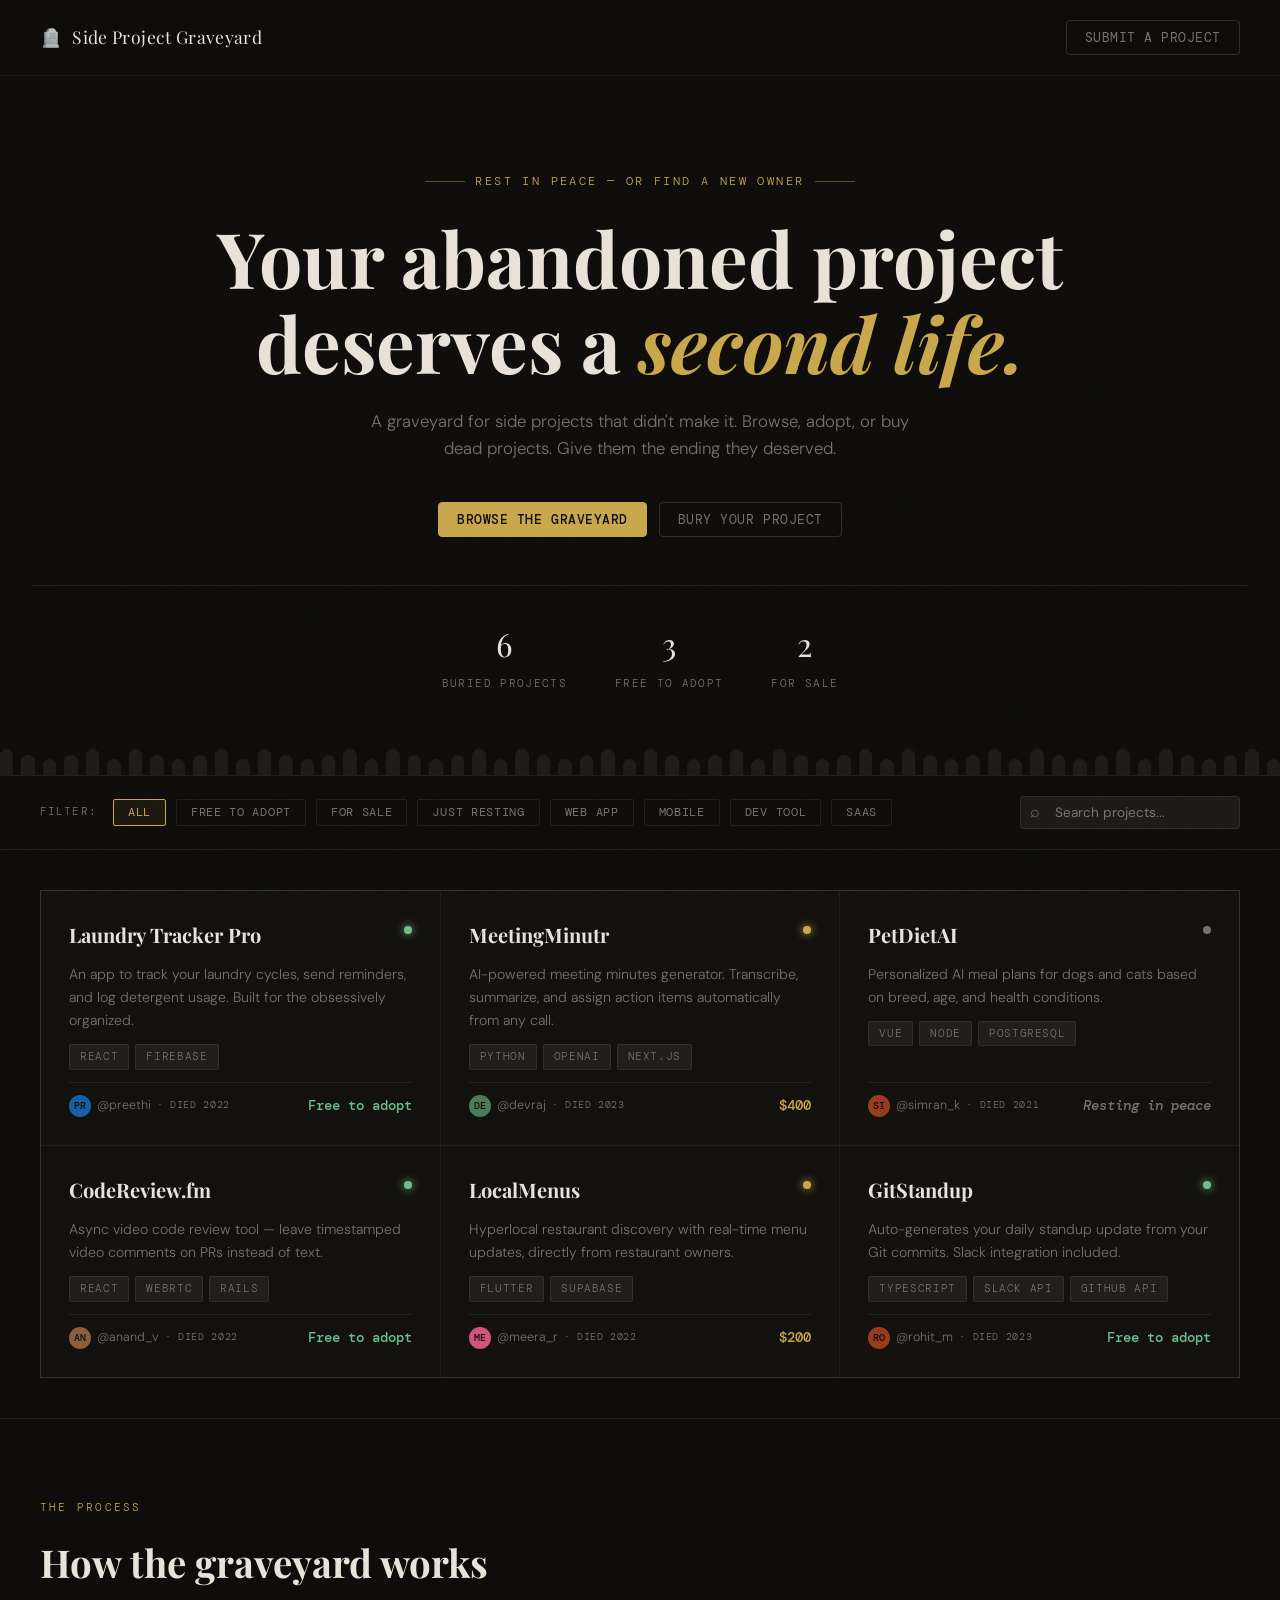
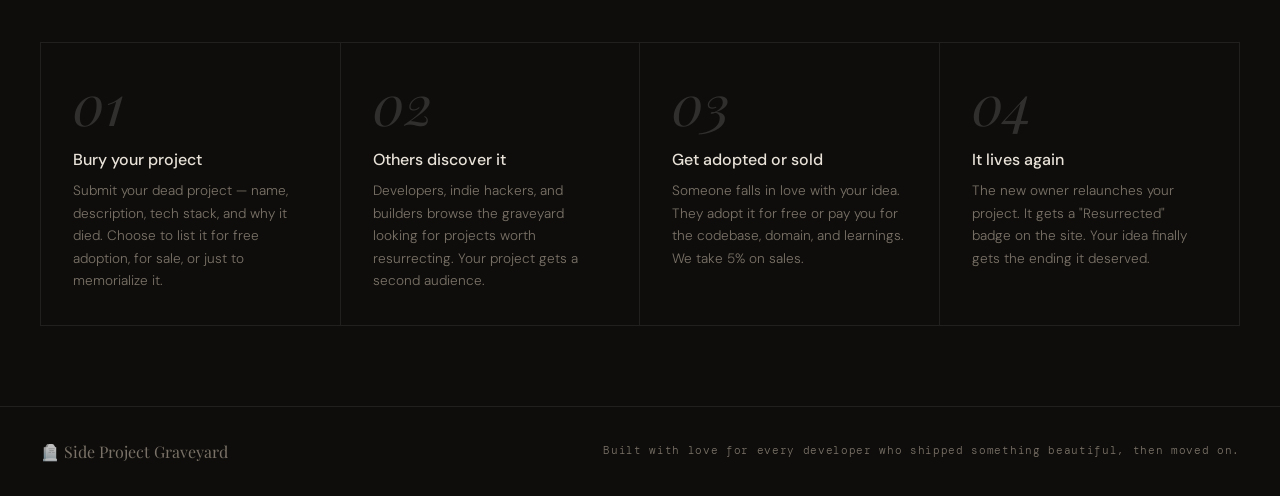
<file: index.html>
<!DOCTYPE html>
<html lang="en">
<head>
<meta charset="UTF-8">
<meta name="viewport" content="width=device-width, initial-scale=1.0">
<title>Side Project Graveyard — Give Your Dead Projects a Second Life</title>
<link rel="preconnect" href="https://fonts.googleapis.com">
<link href="https://fonts.googleapis.com/css2?family=Playfair+Display:ital,wght@0,400;0,700;1,400&family=DM+Mono:wght@400;500&family=DM+Sans:wght@300;400;500&display=swap" rel="stylesheet">
<style>
  *, *::before, *::after { box-sizing: border-box; margin: 0; padding: 0; }
 
  :root {
    --bg: #0e0d0b;
    --bg2: #161410;
    --bg3: #1e1b17;
    --border: rgba(255,255,255,0.08);
    --border2: rgba(255,255,255,0.14);
    --text: #e8e2d9;
    --muted: #7a7268;
    --accent: #c9a84c;
    --accent2: #8b5e3c;
    --green: #4a7c59;
    --green-light: #6dbe8c;
    --red: #8c3a3a;
    --red-light: #e07a7a;
    --card-bg: #13110e;
    --tag-bg: rgba(255,255,255,0.06);
  }
 
  html { scroll-behavior: smooth; }
 
  body {
    background: var(--bg);
    color: var(--text);
    font-family: 'DM Sans', sans-serif;
    font-weight: 300;
    line-height: 1.6;
    min-height: 100vh;
    overflow-x: hidden;
  }
 
  body::before {
    content: '';
    position: fixed;
    inset: 0;
    background-image: url("data:image/svg+xml,%3Csvg viewBox='0 0 256 256' xmlns='http://www.w3.org/2000/svg'%3E%3Cfilter id='noise'%3E%3CfeTurbulence type='fractalNoise' baseFrequency='0.9' numOctaves='4' stitchTiles='stitch'/%3E%3C/filter%3E%3Crect width='100%25' height='100%25' filter='url(%23noise)' opacity='0.04'/%3E%3C/svg%3E");
    pointer-events: none;
    z-index: 1000;
    opacity: 0.4;
  }
 
  nav {
    display: flex;
    justify-content: space-between;
    align-items: center;
    padding: 1.25rem 2.5rem;
    border-bottom: 1px solid var(--border);
    position: sticky;
    top: 0;
    background: rgba(14,13,11,0.92);
    backdrop-filter: blur(12px);
    z-index: 100;
  }
 
  .logo {
    font-family: 'Playfair Display', serif;
    font-size: 1.1rem;
    letter-spacing: 0.02em;
    display: flex;
    align-items: center;
    gap: 10px;
    color: var(--text);
    text-decoration: none;
  }
 
  .nav-actions { display: flex; gap: 12px; align-items: center; }
 
  .btn {
    padding: 8px 18px;
    border-radius: 4px;
    font-size: 0.82rem;
    font-family: 'DM Mono', monospace;
    cursor: pointer;
    transition: all 0.2s;
    letter-spacing: 0.04em;
    text-transform: uppercase;
  }
 
  .btn-ghost { background: transparent; border: 1px solid var(--border2); color: var(--muted); }
  .btn-ghost:hover { border-color: var(--accent); color: var(--accent); }
  .btn-primary { background: var(--accent); border: 1px solid var(--accent); color: #0e0d0b; font-weight: 500; }
  .btn-primary:hover { background: #e0bc6a; }
 
  .hero {
    text-align: center;
    padding: 6rem 2rem 5rem;
    position: relative;
    border-bottom: 1px solid var(--border);
  }
 
  .hero-eyebrow {
    font-family: 'DM Mono', monospace;
    font-size: 0.75rem;
    letter-spacing: 0.2em;
    text-transform: uppercase;
    color: var(--accent);
    margin-bottom: 1.5rem;
    display: flex;
    align-items: center;
    justify-content: center;
    gap: 10px;
  }
  .hero-eyebrow::before, .hero-eyebrow::after { content: ''; width: 40px; height: 1px; background: var(--accent); opacity: 0.4; }
 
  h1 { font-family: 'Playfair Display', serif; font-size: clamp(2.8rem, 6vw, 5.5rem); font-weight: 700; line-height: 1.1; margin-bottom: 1.5rem; color: var(--text); }
  h1 em { font-style: italic; color: var(--accent); }
 
  .hero-sub { font-size: 1.05rem; color: var(--muted); max-width: 540px; margin: 0 auto 2.5rem; font-weight: 300; }
 
  .hero-stats { display: flex; justify-content: center; gap: 3rem; margin-top: 3rem; padding-top: 2rem; border-top: 1px solid var(--border); }
  .stat-item { text-align: center; }
  .stat-num { font-family: 'Playfair Display', serif; font-size: 2rem; color: var(--text); display: block; }
  .stat-label { font-family: 'DM Mono', monospace; font-size: 0.7rem; text-transform: uppercase; letter-spacing: 0.12em; color: var(--muted); }
 
  .tombstones-bg { position: absolute; bottom: 0; left: 0; right: 0; height: 80px; display: flex; align-items: flex-end; justify-content: center; gap: 8px; pointer-events: none; opacity: 0.07; }
  .mini-tomb { width: 14px; height: 20px; background: var(--text); border-radius: 8px 8px 0 0; }
  .mini-tomb:nth-child(odd) { height: 26px; }
  .mini-tomb:nth-child(3n) { height: 16px; }
 
  .filters-bar { display: flex; gap: 10px; align-items: center; padding: 1.25rem 2.5rem; border-bottom: 1px solid var(--border); overflow-x: auto; flex-wrap: wrap; }
  .filter-label { font-family: 'DM Mono', monospace; font-size: 0.7rem; text-transform: uppercase; letter-spacing: 0.1em; color: var(--muted); margin-right: 6px; white-space: nowrap; }
  .chip { padding: 5px 14px; border-radius: 2px; font-family: 'DM Mono', monospace; font-size: 0.72rem; letter-spacing: 0.06em; border: 1px solid var(--border); background: transparent; color: var(--muted); cursor: pointer; transition: all 0.15s; white-space: nowrap; text-transform: uppercase; }
  .chip:hover, .chip.active { border-color: var(--accent); color: var(--accent); background: rgba(201,168,76,0.07); }
 
  .search-wrap { margin-left: auto; position: relative; }
  .search-wrap input { background: var(--bg3); border: 1px solid var(--border); border-radius: 4px; padding: 7px 14px 7px 34px; color: var(--text); font-family: 'DM Sans', sans-serif; font-size: 0.85rem; width: 220px; outline: none; transition: border-color 0.2s; }
  .search-wrap input:focus { border-color: var(--accent); }
  .search-wrap::before { content: '⌕'; position: absolute; left: 10px; top: 50%; transform: translateY(-50%); color: var(--muted); font-size: 1rem; pointer-events: none; }
 
  .main { padding: 2.5rem; max-width: 1300px; margin: 0 auto; }
 
  .loading-state { text-align: center; padding: 4rem; font-family: 'DM Mono', monospace; font-size: 0.8rem; color: var(--muted); letter-spacing: 0.1em; }
 
  .projects-grid { display: grid; grid-template-columns: repeat(auto-fill, minmax(320px, 1fr)); gap: 1px; border: 1px solid var(--border); background: var(--border); }
 
  .project-card { background: var(--card-bg); padding: 1.75rem; transition: background 0.2s; position: relative; display: flex; flex-direction: column; gap: 12px; cursor: pointer; }
  .project-card:hover { background: var(--bg3); }
 
  .card-header { display: flex; justify-content: space-between; align-items: flex-start; gap: 12px; }
  .card-name { font-family: 'Playfair Display', serif; font-size: 1.25rem; color: var(--text); font-weight: 700; }
 
  .status-dot { width: 8px; height: 8px; border-radius: 50%; margin-top: 7px; flex-shrink: 0; }
  .status-adopt { background: var(--green-light); box-shadow: 0 0 8px var(--green-light); }
  .status-sale { background: var(--accent); box-shadow: 0 0 8px var(--accent); }
  .status-rip { background: var(--muted); }
 
  .card-desc { font-size: 0.88rem; color: var(--muted); line-height: 1.65; }
  .card-meta { display: flex; flex-wrap: wrap; gap: 6px; }
  .tag { padding: 3px 10px; background: var(--tag-bg); border: 1px solid var(--border); border-radius: 2px; font-family: 'DM Mono', monospace; font-size: 0.68rem; letter-spacing: 0.06em; color: var(--muted); text-transform: uppercase; }
 
  .card-footer { display: flex; justify-content: space-between; align-items: center; margin-top: auto; padding-top: 12px; border-top: 1px solid var(--border); }
  .card-author { font-size: 0.78rem; color: var(--muted); display: flex; align-items: center; gap: 6px; }
  .avatar { width: 22px; height: 22px; border-radius: 50%; display: flex; align-items: center; justify-content: center; font-size: 0.6rem; font-weight: 500; font-family: 'DM Mono', monospace; color: #0e0d0b; }
  .card-price { font-family: 'DM Mono', monospace; font-size: 0.85rem; color: var(--accent); font-weight: 500; }
  .card-price.free { color: var(--green-light); }
  .card-price.rip { color: var(--muted); font-style: italic; }
  .died-label { font-family: 'DM Mono', monospace; font-size: 0.65rem; color: var(--muted); display: flex; align-items: center; gap: 4px; text-transform: uppercase; letter-spacing: 0.06em; }
 
  .modal-overlay { display: none; position: fixed; inset: 0; background: rgba(0,0,0,0.75); z-index: 500; align-items: center; justify-content: center; padding: 2rem; backdrop-filter: blur(4px); }
  .modal-overlay.open { display: flex; }
  .modal { background: var(--bg2); border: 1px solid var(--border2); border-radius: 6px; padding: 2.5rem; max-width: 560px; width: 100%; max-height: 90vh; overflow-y: auto; position: relative; animation: slideUp 0.25s ease; }
  @keyframes slideUp { from { transform: translateY(20px); opacity: 0; } to { transform: translateY(0); opacity: 1; } }
  .modal-close { position: absolute; top: 1.25rem; right: 1.25rem; background: none; border: none; color: var(--muted); font-size: 1.25rem; cursor: pointer; padding: 4px 8px; border-radius: 4px; }
  .modal-close:hover { color: var(--text); background: var(--bg3); }
  .modal h2 { font-family: 'Playfair Display', serif; font-size: 1.6rem; margin-bottom: 0.5rem; color: var(--text); }
  .modal-section { margin-top: 1.5rem; }
  .modal-section label { display: block; font-family: 'DM Mono', monospace; font-size: 0.7rem; text-transform: uppercase; letter-spacing: 0.1em; color: var(--muted); margin-bottom: 6px; }
  .modal-section input, .modal-section textarea, .modal-section select { width: 100%; background: var(--bg3); border: 1px solid var(--border); border-radius: 4px; padding: 10px 14px; color: var(--text); font-family: 'DM Sans', sans-serif; font-size: 0.9rem; outline: none; transition: border-color 0.2s; resize: vertical; }
  .modal-section input:focus, .modal-section textarea:focus, .modal-section select:focus { border-color: var(--accent); }
  .modal-section select option { background: var(--bg3); }
  .form-row { display: grid; grid-template-columns: 1fr 1fr; gap: 12px; }
  .modal-actions { display: flex; gap: 10px; margin-top: 2rem; justify-content: flex-end; }
 
  .detail-modal-name { font-family: 'Playfair Display', serif; font-size: 2rem; font-weight: 700; margin-bottom: 4px; }
  .detail-date { font-family: 'DM Mono', monospace; font-size: 0.72rem; color: var(--muted); text-transform: uppercase; letter-spacing: 0.1em; margin-bottom: 1.5rem; }
  .detail-story { font-size: 0.92rem; color: #a09a91; line-height: 1.75; margin-bottom: 1.5rem; }
  .detail-info-grid { display: grid; grid-template-columns: 1fr 1fr; gap: 12px; margin-bottom: 1.5rem; }
  .info-box { background: var(--bg3); border: 1px solid var(--border); border-radius: 4px; padding: 12px 16px; }
  .info-box-label { font-family: 'DM Mono', monospace; font-size: 0.65rem; text-transform: uppercase; letter-spacing: 0.1em; color: var(--muted); margin-bottom: 4px; }
  .info-box-val { font-size: 0.9rem; color: var(--text); font-weight: 500; }
  .adopt-cta { background: rgba(201,168,76,0.08); border: 1px solid rgba(201,168,76,0.3); border-radius: 4px; padding: 1.25rem; display: flex; align-items: center; justify-content: space-between; gap: 1rem; flex-wrap: wrap; }
  .adopt-cta-text { font-size: 0.88rem; color: var(--muted); }
  .adopt-cta-text strong { color: var(--accent); font-weight: 500; }
 
  .how-section { border-top: 1px solid var(--border); padding: 5rem 2.5rem; max-width: 1300px; margin: 0 auto; }
  .section-eyebrow { font-family: 'DM Mono', monospace; font-size: 0.7rem; text-transform: uppercase; letter-spacing: 0.2em; color: var(--accent); margin-bottom: 1rem; }
  .section-title { font-family: 'Playfair Display', serif; font-size: clamp(1.8rem, 3vw, 2.8rem); font-weight: 700; margin-bottom: 3rem; max-width: 500px; }
  .how-steps { display: grid; grid-template-columns: repeat(auto-fit, minmax(220px, 1fr)); gap: 0; border: 1px solid var(--border); }
  .step { padding: 2rem; border-right: 1px solid var(--border); }
  .step:last-child { border-right: none; }
  .step-num { font-family: 'Playfair Display', serif; font-size: 3.5rem; color: var(--border2); line-height: 1; margin-bottom: 1rem; font-style: italic; }
  .step-title { font-size: 1rem; font-weight: 500; margin-bottom: 0.5rem; color: var(--text); }
  .step-desc { font-size: 0.85rem; color: var(--muted); line-height: 1.65; }
 
  footer { border-top: 1px solid var(--border); padding: 2rem 2.5rem; display: flex; justify-content: space-between; align-items: center; flex-wrap: wrap; gap: 1rem; }
  .footer-logo { font-family: 'Playfair Display', serif; font-size: 1rem; color: var(--muted); }
  .footer-note { font-family: 'DM Mono', monospace; font-size: 0.7rem; color: var(--muted); letter-spacing: 0.06em; }
 
  .toast { position: fixed; bottom: 2rem; right: 2rem; background: var(--bg3); border: 1px solid var(--border2); border-left: 3px solid var(--green-light); padding: 0.9rem 1.25rem; border-radius: 4px; color: var(--text); z-index: 999; transform: translateY(100px); opacity: 0; transition: all 0.3s; font-family: 'DM Mono', monospace; font-size: 0.75rem; letter-spacing: 0.04em; }
  .toast.show { transform: translateY(0); opacity: 1; }
 
  @media (max-width: 600px) {
    nav { padding: 1rem; }
    .filters-bar { padding: 1rem; }
    .main { padding: 1rem; }
    .hero { padding: 4rem 1rem 3rem; }
    .hero-stats { gap: 1.5rem; }
    .form-row { grid-template-columns: 1fr; }
    .detail-info-grid { grid-template-columns: 1fr; }
    .how-steps { grid-template-columns: 1fr; }
    .step { border-right: none; border-bottom: 1px solid var(--border); }
    .step:last-child { border-bottom: none; }
  }
</style>
</head>
<body>
 
<nav>
  <a href="#" class="logo">
    <span>🪦</span>
    <span>Side Project Graveyard</span>
  </a>
  <div class="nav-actions">
    <button class="btn btn-ghost" onclick="openModal('submit')">Submit a project</button>
  </div>
</nav>
 
<section class="hero">
  <div class="hero-eyebrow">Rest in peace — or find a new owner</div>
  <h1>Your abandoned project<br>deserves a <em>second life.</em></h1>
  <p class="hero-sub">A graveyard for side projects that didn't make it. Browse, adopt, or buy dead projects. Give them the ending they deserved.</p>
  <div style="display:flex;gap:12px;justify-content:center;flex-wrap:wrap;">
    <button class="btn btn-primary" onclick="document.getElementById('projects-section').scrollIntoView({behavior:'smooth'})">Browse the graveyard</button>
    <button class="btn btn-ghost" onclick="openModal('submit')">Bury your project</button>
  </div>
  <div class="hero-stats">
    <div class="stat-item">
      <span class="stat-num" id="stat-total">—</span>
      <span class="stat-label">Buried projects</span>
    </div>
    <div class="stat-item">
      <span class="stat-num" id="stat-adopted">—</span>
      <span class="stat-label">Free to adopt</span>
    </div>
    <div class="stat-item">
      <span class="stat-num" id="stat-sale">—</span>
      <span class="stat-label">For sale</span>
    </div>
  </div>
  <div class="tombstones-bg" id="tomb-deco"></div>
</section>
 
<div class="filters-bar" id="projects-section">
  <span class="filter-label">Filter:</span>
  <button class="chip active" onclick="filterProjects('all', this)">All</button>
  <button class="chip" onclick="filterProjects('adopt', this)">Free to adopt</button>
  <button class="chip" onclick="filterProjects('sale', this)">For sale</button>
  <button class="chip" onclick="filterProjects('rip', this)">Just resting</button>
  <button class="chip" onclick="filterProjects('web', this)">Web app</button>
  <button class="chip" onclick="filterProjects('mobile', this)">Mobile</button>
  <button class="chip" onclick="filterProjects('tool', this)">Dev tool</button>
  <button class="chip" onclick="filterProjects('saas', this)">SaaS</button>
  <div class="search-wrap">
    <input type="text" placeholder="Search projects..." id="search-input" oninput="searchProjects(this.value)">
  </div>
</div>
 
<div class="main">
  <div id="loading-state" class="loading-state" style="display:none;"></div>
  <div class="projects-grid" id="projects-grid"></div>
  <p id="no-results" style="text-align:center;padding:3rem;color:var(--muted);font-family:'DM Mono',monospace;font-size:0.8rem;display:none;">NO PROJECTS FOUND — TRY A DIFFERENT FILTER</p>
</div>
 
<section class="how-section">
  <div class="section-eyebrow">The process</div>
  <h2 class="section-title">How the graveyard works</h2>
  <div class="how-steps">
    <div class="step">
      <div class="step-num">01</div>
      <div class="step-title">Bury your project</div>
      <div class="step-desc">Submit your dead project — name, description, tech stack, and why it died. Choose to list it for free adoption, for sale, or just to memorialize it.</div>
    </div>
    <div class="step">
      <div class="step-num">02</div>
      <div class="step-title">Others discover it</div>
      <div class="step-desc">Developers, indie hackers, and builders browse the graveyard looking for projects worth resurrecting. Your project gets a second audience.</div>
    </div>
    <div class="step">
      <div class="step-num">03</div>
      <div class="step-title">Get adopted or sold</div>
      <div class="step-desc">Someone falls in love with your idea. They adopt it for free or pay you for the codebase, domain, and learnings. We take 5% on sales.</div>
    </div>
    <div class="step">
      <div class="step-num">04</div>
      <div class="step-title">It lives again</div>
      <div class="step-desc">The new owner relaunches your project. It gets a "Resurrected" badge on the site. Your idea finally gets the ending it deserved.</div>
    </div>
  </div>
</section>
 
<footer>
  <div class="footer-logo">🪦 Side Project Graveyard</div>
  <div class="footer-note">Built with love for every developer who shipped something beautiful, then moved on.</div>
</footer>
 
<!-- SUBMIT MODAL -->
<div class="modal-overlay" id="modal-submit">
  <div class="modal">
    <button class="modal-close" onclick="closeModal('submit')">✕</button>
    <h2>Bury a project</h2>
    <p style="font-size:0.85rem;color:var(--muted);margin-top:4px;">It lived. It died. Let the world know.</p>
    <div class="modal-section">
      <label>Project name *</label>
      <input type="text" id="f-name" placeholder="e.g. Laundry Tracker Pro">
    </div>
    <div class="modal-section">
      <label>What was it? *</label>
      <textarea id="f-desc" rows="3" placeholder="One paragraph — what did this do?"></textarea>
    </div>
    <div class="modal-section">
      <label>Why did it die?</label>
      <textarea id="f-why" rows="2" placeholder="Lost motivation, no users, ran out of time..."></textarea>
    </div>
    <div class="form-row">
      <div class="modal-section">
        <label>Status</label>
        <select id="f-status">
          <option value="adopt">Free to adopt</option>
          <option value="sale">For sale</option>
          <option value="rip">Just memorializing</option>
        </select>
      </div>
      <div class="modal-section">
        <label>Asking price (if for sale)</label>
        <input type="text" id="f-price" placeholder="e.g. $150">
      </div>
    </div>
    <div class="modal-section">
      <label>Tech stack (comma separated)</label>
      <input type="text" id="f-stack" placeholder="React, Node, PostgreSQL">
    </div>
    <div class="form-row">
      <div class="modal-section">
        <label>Your name / handle</label>
        <input type="text" id="f-author" placeholder="@yourhandle">
      </div>
      <div class="modal-section">
        <label>Year it started</label>
        <input type="text" id="f-year" placeholder="e.g. 2022">
      </div>
    </div>
    <div class="modal-actions">
      <button class="btn btn-ghost" onclick="closeModal('submit')">Cancel</button>
      <button class="btn btn-primary" onclick="submitProject()">Bury it 🪦</button>
    </div>
  </div>
</div>
 
<!-- DETAIL MODAL -->
<div class="modal-overlay" id="modal-detail">
  <div class="modal">
    <button class="modal-close" onclick="closeModal('detail')">✕</button>
    <div id="detail-content"></div>
  </div>
</div>
 
<div class="toast" id="toast"></div>
 
<script>
  // ─── Storage (localStorage) ───────────────────────────────────────────────
  // To switch to Supabase: replace loadProjects() and saveProject() below
  // with Supabase calls using your legacy eyJ... anon key.
  const STORAGE_KEY = 'spg_projects';
 
  function getStoredProjects() {
    try {
      return JSON.parse(localStorage.getItem(STORAGE_KEY) || '[]');
    } catch (e) {
      return [];
    }
  }
 
  function storeProject(project) {
    const projects = getStoredProjects();
    project.id = Date.now().toString();
    project.created_at = new Date().toISOString();
    projects.unshift(project);
    localStorage.setItem(STORAGE_KEY, JSON.stringify(projects));
    return project;
  }
 
  // ─── Seed demo data if empty ──────────────────────────────────────────────
  function seedDemoData() {
    if (getStoredProjects().length > 0) return;
    const demos = [
      { id: '1', name: 'Laundry Tracker Pro', description: 'An app to track your laundry cycles, send reminders, and log detergent usage. Built for the obsessively organized.', why_it_died: 'Turns out nobody cares that much about laundry.', status: 'adopt', stack: ['React', 'Firebase'], author: 'preethi', year: 2022, has_code: true, has_domain: false, category: ['web'], created_at: '2023-01-01' },
      { id: '2', name: 'MeetingMinutr', description: 'AI-powered meeting minutes generator. Transcribe, summarize, and assign action items automatically from any call.', why_it_died: 'Otter.ai shipped the same thing a week after launch.', status: 'sale', price: '$400', stack: ['Python', 'OpenAI', 'Next.js'], author: 'devraj', year: 2023, has_code: true, has_domain: true, category: ['saas'], created_at: '2023-03-10' },
      { id: '3', name: 'PetDietAI', description: 'Personalized AI meal plans for dogs and cats based on breed, age, and health conditions.', why_it_died: 'Vets were skeptical. Owners were enthusiastic but wouldn\'t pay.', status: 'rip', stack: ['Vue', 'Node', 'PostgreSQL'], author: 'simran_k', year: 2021, has_code: false, has_domain: false, category: ['web', 'saas'], created_at: '2023-04-20' },
      { id: '4', name: 'CodeReview.fm', description: 'Async video code review tool — leave timestamped video comments on PRs instead of text.', why_it_died: 'Teams loved the idea but enterprise security reviews killed adoption.', status: 'adopt', stack: ['React', 'WebRTC', 'Rails'], author: 'anand_v', year: 2022, has_code: true, has_domain: true, category: ['tool', 'saas'], created_at: '2023-06-01' },
      { id: '5', name: 'LocalMenus', description: 'Hyperlocal restaurant discovery with real-time menu updates, directly from restaurant owners.', why_it_died: 'Content moderation was a nightmare. Restaurants stopped updating.', status: 'sale', price: '$200', stack: ['Flutter', 'Supabase'], author: 'meera_r', year: 2022, has_code: true, has_domain: false, category: ['mobile'], created_at: '2023-07-15' },
      { id: '6', name: 'GitStandup', description: 'Auto-generates your daily standup update from your Git commits. Slack integration included.', why_it_died: 'GitHub Copilot started doing this natively.', status: 'adopt', stack: ['TypeScript', 'Slack API', 'GitHub API'], author: 'rohit_m', year: 2023, has_code: true, has_domain: false, category: ['tool'], created_at: '2023-08-05' },
    ];
    localStorage.setItem(STORAGE_KEY, JSON.stringify(demos));
  }
 
  // ─── App state ────────────────────────────────────────────────────────────
  let allProjects = [];
  let activeFilter = 'all';
  let searchTerm = '';
 
  const COLORS = ['#c9a84c','#8b5e3c','#4a7c59','#534AB7','#993C1D','#185FA5','#639922','#D4537E'];
 
  function getColor(str) {
    let hash = 0;
    for (let c of (str || 'x')) hash = c.charCodeAt(0) + ((hash << 5) - hash);
    return COLORS[Math.abs(hash) % COLORS.length];
  }
 
  function getInitials(name) {
    return (name || 'AN').replace('@','').slice(0,2).toUpperCase();
  }
 
  function loadProjects() {
    seedDemoData();
    allProjects = getStoredProjects();
    updateStats();
    renderProjects();
  }
 
  function saveProject(project) {
    try {
      storeProject(project);
      return true;
    } catch (e) {
      console.error(e);
      return false;
    }
  }
 
  function updateStats() {
    document.getElementById('stat-total').textContent = allProjects.length;
    document.getElementById('stat-adopted').textContent = allProjects.filter(p => p.status === 'adopt').length;
    document.getElementById('stat-sale').textContent = allProjects.filter(p => p.status === 'sale').length;
  }
 
  function renderProjects() {
    const grid = document.getElementById('projects-grid');
    const noResults = document.getElementById('no-results');
 
    let filtered = allProjects.filter(p => {
      const matchFilter = activeFilter === 'all'
        || p.status === activeFilter
        || (p.category && p.category.includes(activeFilter));
      const matchSearch = !searchTerm
        || (p.name && p.name.toLowerCase().includes(searchTerm))
        || (p.description && p.description.toLowerCase().includes(searchTerm))
        || (p.stack && p.stack.join(' ').toLowerCase().includes(searchTerm));
      return matchFilter && matchSearch;
    });
 
    if (filtered.length === 0) {
      grid.innerHTML = '';
      noResults.style.display = 'block';
      return;
    }
    noResults.style.display = 'none';
 
    grid.innerHTML = filtered.map(p => {
      const statusClass = p.status === 'adopt' ? 'status-adopt' : p.status === 'sale' ? 'status-sale' : 'status-rip';
      const priceLabel = p.status === 'adopt'
        ? '<span class="card-price free">Free to adopt</span>'
        : p.status === 'sale'
          ? `<span class="card-price">${p.price || 'Make offer'}</span>`
          : '<span class="card-price rip">Resting in peace</span>';
      const stack = Array.isArray(p.stack) ? p.stack : [];
      const color = getColor(p.author);
      const initials = getInitials(p.author);
 
      return `<div class="project-card" onclick="openDetail('${p.id}')">
        <div class="card-header">
          <div class="card-name">${escapeHtml(p.name)}</div>
          <div class="status-dot ${statusClass}"></div>
        </div>
        <div class="card-desc">${escapeHtml(p.description || '')}</div>
        <div class="card-meta">${stack.slice(0,3).map(s => `<span class="tag">${escapeHtml(s)}</span>`).join('')}</div>
        <div class="card-footer">
          <div class="card-author">
            <div class="avatar" style="background:${color}">${escapeHtml(initials)}</div>
            @${escapeHtml(p.author || 'anonymous')}
            <span class="died-label">· died ${p.year || '?'}</span>
          </div>
          ${priceLabel}
        </div>
      </div>`;
    }).join('');
  }
 
  function escapeHtml(str) {
    return String(str)
      .replace(/&/g,'&amp;')
      .replace(/</g,'&lt;')
      .replace(/>/g,'&gt;')
      .replace(/"/g,'&quot;');
  }
 
  function filterProjects(f, btn) {
    activeFilter = f;
    document.querySelectorAll('.chip').forEach(c => c.classList.remove('active'));
    btn.classList.add('active');
    renderProjects();
  }
 
  function searchProjects(val) {
    searchTerm = val.toLowerCase().trim();
    renderProjects();
  }
 
  function openDetail(id) {
    const p = allProjects.find(x => String(x.id) === String(id));
    if (!p) return;
    const statusLabel = p.status === 'adopt' ? 'Free to adopt' : p.status === 'sale' ? `For sale — ${p.price || 'Make offer'}` : 'Just memorialized';
    const statusColor = p.status === 'adopt' ? 'var(--green-light)' : p.status === 'sale' ? 'var(--accent)' : 'var(--muted)';
    const stack = Array.isArray(p.stack) ? p.stack : [];
 
    document.getElementById('detail-content').innerHTML = `
      <div class="detail-modal-name">${escapeHtml(p.name)}</div>
      <div class="detail-date">☠ Died ${p.year || '?'} · Built by @${escapeHtml(p.author || 'anonymous')}</div>
      <p class="detail-story">${escapeHtml(p.description || '')}</p>
      ${p.why_it_died ? `<p class="detail-story" style="font-style:italic;border-left:2px solid var(--border2);padding-left:1rem;">"${escapeHtml(p.why_it_died)}"</p>` : ''}
      <div class="detail-info-grid">
        <div class="info-box"><div class="info-box-label">Tech stack</div><div class="info-box-val">${escapeHtml(stack.join(', ') || 'Not specified')}</div></div>
        <div class="info-box"><div class="info-box-label">Status</div><div class="info-box-val" style="color:${statusColor}">${statusLabel}</div></div>
        <div class="info-box"><div class="info-box-label">Code available</div><div class="info-box-val">${p.has_code ? '✓ Yes' : '✗ No'}</div></div>
        <div class="info-box"><div class="info-box-label">Domain included</div><div class="info-box-val">${p.has_domain ? '✓ Yes' : '✗ No'}</div></div>
      </div>
      ${p.status !== 'rip' ? `
      <div class="adopt-cta">
        <div class="adopt-cta-text">Interested in ${p.status === 'adopt' ? 'adopting' : 'buying'} <strong>${escapeHtml(p.name)}</strong>?<br><span style="font-size:0.8rem">We'll connect you with @${escapeHtml(p.author || 'the owner')} directly.</span></div>
        <button class="btn btn-primary" onclick="expressInterest('${escapeHtml(p.name)}','${escapeHtml(p.author || '')}')">${p.status === 'adopt' ? 'Adopt this project' : `Buy for ${escapeHtml(p.price || 'offer')}`}</button>
      </div>` : '<div style="text-align:center;padding:1rem;color:var(--muted);font-family:DM Mono,monospace;font-size:0.75rem;letter-spacing:0.08em;">THIS PROJECT IS MEMORIALIZED ONLY — NOT AVAILABLE</div>'}
    `;
    document.getElementById('modal-detail').classList.add('open');
  }
 
  function expressInterest(name, author) {
    closeModal('detail');
    showToast(`Interest registered! We'll connect you with @${author} about ${name}.`);
  }
 
  function submitProject() {
    const name = document.getElementById('f-name').value.trim();
    const desc = document.getElementById('f-desc').value.trim();
    if (!name || !desc) { showToast('Please fill in the required fields.', true); return; }
 
    const newProject = {
      name,
      description: desc,
      why_it_died: document.getElementById('f-why').value.trim() || null,
      status: document.getElementById('f-status').value,
      price: document.getElementById('f-price').value.trim() || null,
      stack: document.getElementById('f-stack').value
        ? document.getElementById('f-stack').value.split(',').map(s => s.trim()).filter(Boolean)
        : [],
      author: document.getElementById('f-author').value.trim().replace('@','') || 'anonymous',
      year: parseInt(document.getElementById('f-year').value) || new Date().getFullYear(),
      has_code: true,
      has_domain: false,
      category: ['web']
    };
 
    const success = saveProject(newProject);
 
    if (success) {
      loadProjects();
      closeModal('submit');
      showToast(`${name} has been buried. R.I.P. 🪦`);
      ['f-name','f-desc','f-why','f-price','f-stack','f-author','f-year'].forEach(id => {
        document.getElementById(id).value = '';
      });
    } else {
      showToast('Something went wrong. Please try again.', true);
    }
  }
 
  function openModal(type) { document.getElementById(`modal-${type}`).classList.add('open'); }
  function closeModal(type) { document.getElementById(`modal-${type}`).classList.remove('open'); }
  document.querySelectorAll('.modal-overlay').forEach(o => {
    o.addEventListener('click', e => { if (e.target === o) o.classList.remove('open'); });
  });
 
  function showToast(msg, isError = false) {
    const t = document.getElementById('toast');
    t.textContent = msg;
    t.style.borderLeftColor = isError ? 'var(--red-light)' : 'var(--green-light)';
    t.classList.add('show');
    setTimeout(() => t.classList.remove('show'), 3500);
  }
 
  function genTombstones() {
    const el = document.getElementById('tomb-deco');
    for (let i = 0; i < 60; i++) el.innerHTML += `<div class="mini-tomb"></div>`;
  }
 
  genTombstones();
  loadProjects();
</script>
</body>
</html>
</file>
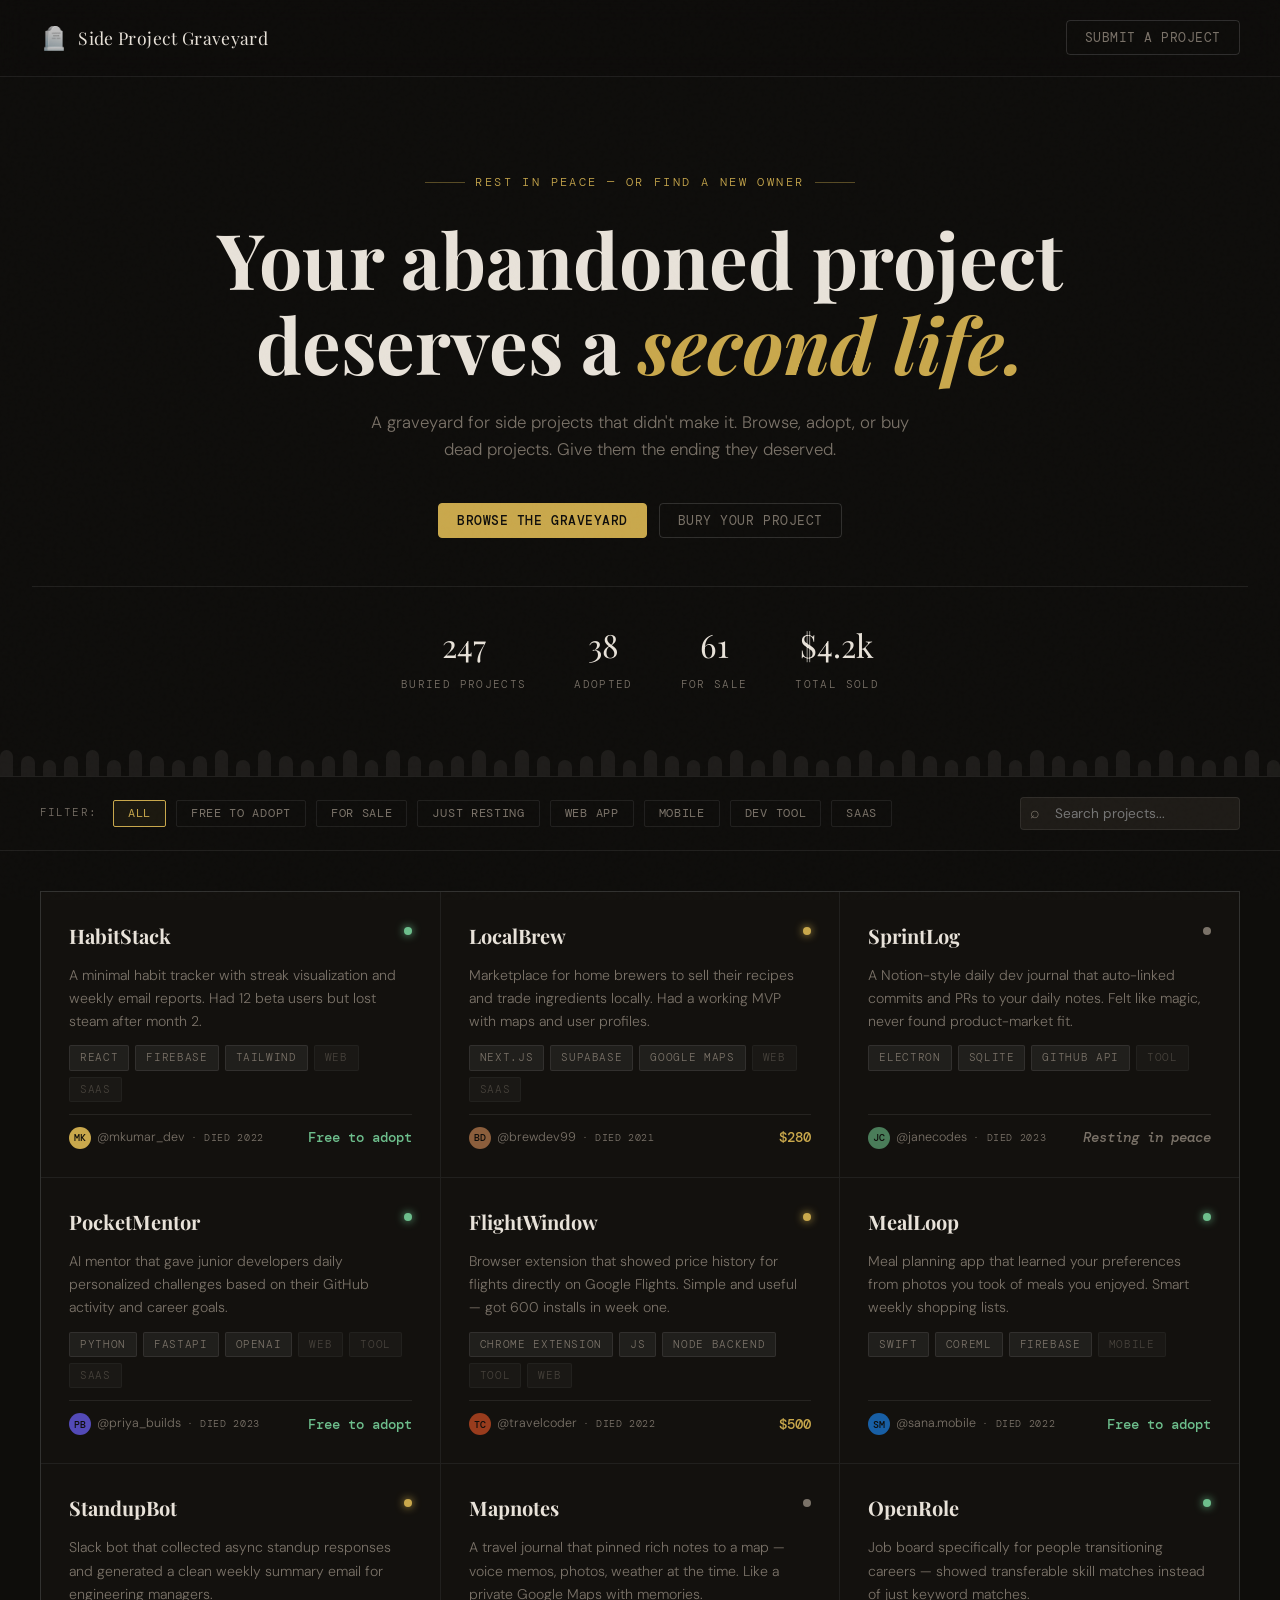
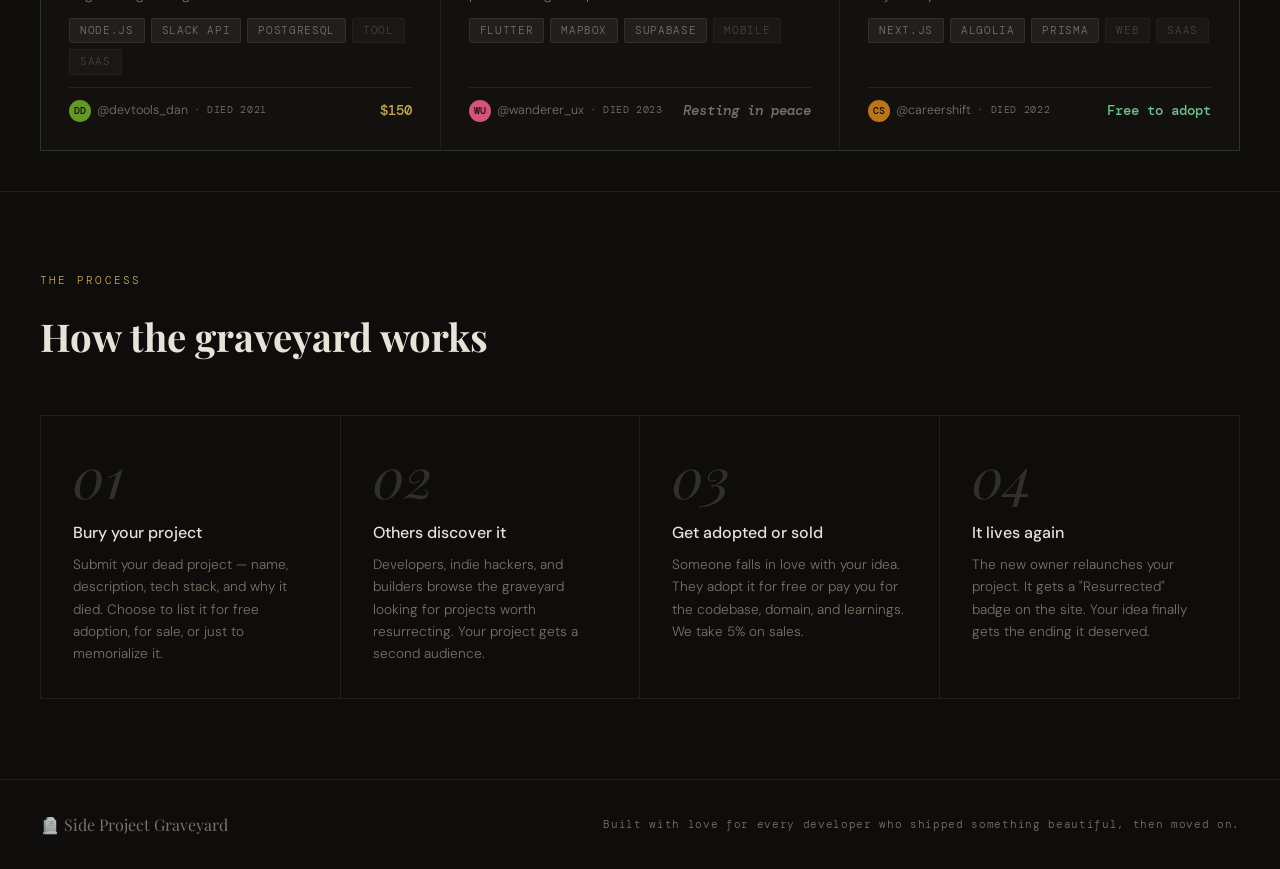
<file: side-project-graveyard.html>
<!DOCTYPE html>
<html lang="en">
<head>
<meta charset="UTF-8">
<meta name="viewport" content="width=device-width, initial-scale=1.0">
<title>Side Project Graveyard — Give Your Dead Projects a Second Life</title>
<link rel="preconnect" href="https://fonts.googleapis.com">
<link href="https://fonts.googleapis.com/css2?family=Playfair+Display:ital,wght@0,400;0,700;1,400&family=DM+Mono:wght@400;500&family=DM+Sans:wght@300;400;500&display=swap" rel="stylesheet">
<style>
  *, *::before, *::after { box-sizing: border-box; margin: 0; padding: 0; }

  :root {
    --bg: #0e0d0b;
    --bg2: #161410;
    --bg3: #1e1b17;
    --border: rgba(255,255,255,0.08);
    --border2: rgba(255,255,255,0.14);
    --text: #e8e2d9;
    --muted: #7a7268;
    --accent: #c9a84c;
    --accent2: #8b5e3c;
    --green: #4a7c59;
    --green-light: #6dbe8c;
    --red: #8c3a3a;
    --red-light: #e07a7a;
    --card-bg: #13110e;
    --tag-bg: rgba(255,255,255,0.06);
  }

  html { scroll-behavior: smooth; }

  body {
    background: var(--bg);
    color: var(--text);
    font-family: 'DM Sans', sans-serif;
    font-weight: 300;
    line-height: 1.6;
    min-height: 100vh;
    overflow-x: hidden;
  }

  /* Grain overlay */
  body::before {
    content: '';
    position: fixed;
    inset: 0;
    background-image: url("data:image/svg+xml,%3Csvg viewBox='0 0 256 256' xmlns='http://www.w3.org/2000/svg'%3E%3Cfilter id='noise'%3E%3CfeTurbulence type='fractalNoise' baseFrequency='0.9' numOctaves='4' stitchTiles='stitch'/%3E%3C/filter%3E%3Crect width='100%25' height='100%25' filter='url(%23noise)' opacity='0.04'/%3E%3C/svg%3E");
    pointer-events: none;
    z-index: 1000;
    opacity: 0.4;
  }

  /* NAV */
  nav {
    display: flex;
    justify-content: space-between;
    align-items: center;
    padding: 1.25rem 2.5rem;
    border-bottom: 1px solid var(--border);
    position: sticky;
    top: 0;
    background: rgba(14,13,11,0.92);
    backdrop-filter: blur(12px);
    z-index: 100;
  }

  .logo {
    font-family: 'Playfair Display', serif;
    font-size: 1.1rem;
    letter-spacing: 0.02em;
    display: flex;
    align-items: center;
    gap: 10px;
    color: var(--text);
    text-decoration: none;
  }

  .logo-tomb {
    font-size: 1.4rem;
  }

  .nav-actions { display: flex; gap: 12px; align-items: center; }

  .btn {
    padding: 8px 18px;
    border-radius: 4px;
    font-size: 0.82rem;
    font-family: 'DM Mono', monospace;
    cursor: pointer;
    transition: all 0.2s;
    letter-spacing: 0.04em;
    text-transform: uppercase;
  }

  .btn-ghost {
    background: transparent;
    border: 1px solid var(--border2);
    color: var(--muted);
  }
  .btn-ghost:hover { border-color: var(--accent); color: var(--accent); }

  .btn-primary {
    background: var(--accent);
    border: 1px solid var(--accent);
    color: #0e0d0b;
    font-weight: 500;
  }
  .btn-primary:hover { background: #e0bc6a; }

  /* HERO */
  .hero {
    text-align: center;
    padding: 6rem 2rem 5rem;
    position: relative;
    border-bottom: 1px solid var(--border);
  }

  .hero-eyebrow {
    font-family: 'DM Mono', monospace;
    font-size: 0.75rem;
    letter-spacing: 0.2em;
    text-transform: uppercase;
    color: var(--accent);
    margin-bottom: 1.5rem;
    display: flex;
    align-items: center;
    justify-content: center;
    gap: 10px;
  }
  .hero-eyebrow::before, .hero-eyebrow::after {
    content: '';
    width: 40px;
    height: 1px;
    background: var(--accent);
    opacity: 0.4;
  }

  h1 {
    font-family: 'Playfair Display', serif;
    font-size: clamp(2.8rem, 6vw, 5.5rem);
    font-weight: 700;
    line-height: 1.1;
    margin-bottom: 1.5rem;
    color: var(--text);
  }

  h1 em {
    font-style: italic;
    color: var(--accent);
  }

  .hero-sub {
    font-size: 1.05rem;
    color: var(--muted);
    max-width: 540px;
    margin: 0 auto 2.5rem;
    font-weight: 300;
  }

  .hero-stats {
    display: flex;
    justify-content: center;
    gap: 3rem;
    margin-top: 3rem;
    padding-top: 2rem;
    border-top: 1px solid var(--border);
  }

  .stat-item { text-align: center; }
  .stat-num {
    font-family: 'Playfair Display', serif;
    font-size: 2rem;
    color: var(--text);
    display: block;
  }
  .stat-label {
    font-family: 'DM Mono', monospace;
    font-size: 0.7rem;
    text-transform: uppercase;
    letter-spacing: 0.12em;
    color: var(--muted);
  }

  /* FLOATING TOMBSTONES decoration */
  .tombstones-bg {
    position: absolute;
    bottom: 0;
    left: 0;
    right: 0;
    height: 80px;
    display: flex;
    align-items: flex-end;
    justify-content: center;
    gap: 8px;
    pointer-events: none;
    opacity: 0.07;
  }

  .mini-tomb {
    width: 14px;
    height: 20px;
    background: var(--text);
    border-radius: 8px 8px 0 0;
  }
  .mini-tomb:nth-child(odd) { height: 26px; }
  .mini-tomb:nth-child(3n) { height: 16px; }

  /* FILTERS */
  .filters-bar {
    display: flex;
    gap: 10px;
    align-items: center;
    padding: 1.25rem 2.5rem;
    border-bottom: 1px solid var(--border);
    overflow-x: auto;
    flex-wrap: wrap;
  }

  .filter-label {
    font-family: 'DM Mono', monospace;
    font-size: 0.7rem;
    text-transform: uppercase;
    letter-spacing: 0.1em;
    color: var(--muted);
    margin-right: 6px;
    white-space: nowrap;
  }

  .chip {
    padding: 5px 14px;
    border-radius: 2px;
    font-family: 'DM Mono', monospace;
    font-size: 0.72rem;
    letter-spacing: 0.06em;
    border: 1px solid var(--border);
    background: transparent;
    color: var(--muted);
    cursor: pointer;
    transition: all 0.15s;
    white-space: nowrap;
    text-transform: uppercase;
  }
  .chip:hover, .chip.active { border-color: var(--accent); color: var(--accent); background: rgba(201,168,76,0.07); }

  .search-wrap {
    margin-left: auto;
    position: relative;
  }

  .search-wrap input {
    background: var(--bg3);
    border: 1px solid var(--border);
    border-radius: 4px;
    padding: 7px 14px 7px 34px;
    color: var(--text);
    font-family: 'DM Sans', sans-serif;
    font-size: 0.85rem;
    width: 220px;
    outline: none;
    transition: border-color 0.2s;
  }
  .search-wrap input:focus { border-color: var(--accent); }
  .search-wrap::before {
    content: '⌕';
    position: absolute;
    left: 10px;
    top: 50%;
    transform: translateY(-50%);
    color: var(--muted);
    font-size: 1rem;
    pointer-events: none;
  }

  /* GRID */
  .main { padding: 2.5rem; max-width: 1300px; margin: 0 auto; }

  .projects-grid {
    display: grid;
    grid-template-columns: repeat(auto-fill, minmax(320px, 1fr));
    gap: 1px;
    border: 1px solid var(--border);
    background: var(--border);
  }

  /* PROJECT CARD */
  .project-card {
    background: var(--card-bg);
    padding: 1.75rem;
    transition: background 0.2s;
    position: relative;
    display: flex;
    flex-direction: column;
    gap: 12px;
    cursor: pointer;
  }
  .project-card:hover { background: var(--bg3); }

  .card-header { display: flex; justify-content: space-between; align-items: flex-start; gap: 12px; }

  .card-name {
    font-family: 'Playfair Display', serif;
    font-size: 1.25rem;
    color: var(--text);
    font-weight: 700;
  }

  .status-dot {
    width: 8px;
    height: 8px;
    border-radius: 50%;
    margin-top: 7px;
    flex-shrink: 0;
  }
  .status-adopt { background: var(--green-light); box-shadow: 0 0 8px var(--green-light); }
  .status-sale { background: var(--accent); box-shadow: 0 0 8px var(--accent); }
  .status-rip { background: var(--muted); }

  .card-desc {
    font-size: 0.88rem;
    color: var(--muted);
    line-height: 1.65;
  }

  .card-meta {
    display: flex;
    flex-wrap: wrap;
    gap: 6px;
  }

  .tag {
    padding: 3px 10px;
    background: var(--tag-bg);
    border: 1px solid var(--border);
    border-radius: 2px;
    font-family: 'DM Mono', monospace;
    font-size: 0.68rem;
    letter-spacing: 0.06em;
    color: var(--muted);
    text-transform: uppercase;
  }

  .card-footer {
    display: flex;
    justify-content: space-between;
    align-items: center;
    margin-top: auto;
    padding-top: 12px;
    border-top: 1px solid var(--border);
  }

  .card-author {
    font-size: 0.78rem;
    color: var(--muted);
    display: flex;
    align-items: center;
    gap: 6px;
  }

  .avatar {
    width: 22px;
    height: 22px;
    border-radius: 50%;
    display: flex;
    align-items: center;
    justify-content: center;
    font-size: 0.6rem;
    font-weight: 500;
    font-family: 'DM Mono', monospace;
    color: #0e0d0b;
  }

  .card-price {
    font-family: 'DM Mono', monospace;
    font-size: 0.85rem;
    color: var(--accent);
    font-weight: 500;
  }

  .card-price.free { color: var(--green-light); }
  .card-price.rip { color: var(--muted); font-style: italic; }

  .adopted-badge {
    position: absolute;
    top: 16px;
    right: 16px;
    font-family: 'DM Mono', monospace;
    font-size: 0.6rem;
    text-transform: uppercase;
    letter-spacing: 0.1em;
    padding: 3px 8px;
    border-radius: 2px;
    background: rgba(109,190,140,0.12);
    color: var(--green-light);
    border: 1px solid rgba(109,190,140,0.25);
  }

  .died-label {
    font-family: 'DM Mono', monospace;
    font-size: 0.65rem;
    color: var(--muted);
    display: flex;
    align-items: center;
    gap: 4px;
    text-transform: uppercase;
    letter-spacing: 0.06em;
  }

  /* MODAL */
  .modal-overlay {
    display: none;
    position: fixed;
    inset: 0;
    background: rgba(0,0,0,0.75);
    z-index: 500;
    align-items: center;
    justify-content: center;
    padding: 2rem;
    backdrop-filter: blur(4px);
  }
  .modal-overlay.open { display: flex; }

  .modal {
    background: var(--bg2);
    border: 1px solid var(--border2);
    border-radius: 6px;
    padding: 2.5rem;
    max-width: 560px;
    width: 100%;
    max-height: 90vh;
    overflow-y: auto;
    position: relative;
    animation: slideUp 0.25s ease;
  }

  @keyframes slideUp {
    from { transform: translateY(20px); opacity: 0; }
    to { transform: translateY(0); opacity: 1; }
  }

  .modal-close {
    position: absolute;
    top: 1.25rem;
    right: 1.25rem;
    background: none;
    border: none;
    color: var(--muted);
    font-size: 1.25rem;
    cursor: pointer;
    padding: 4px 8px;
    border-radius: 4px;
  }
  .modal-close:hover { color: var(--text); background: var(--bg3); }

  .modal h2 {
    font-family: 'Playfair Display', serif;
    font-size: 1.6rem;
    margin-bottom: 0.5rem;
    color: var(--text);
  }

  .modal-section {
    margin-top: 1.5rem;
  }

  .modal-section label {
    display: block;
    font-family: 'DM Mono', monospace;
    font-size: 0.7rem;
    text-transform: uppercase;
    letter-spacing: 0.1em;
    color: var(--muted);
    margin-bottom: 6px;
  }

  .modal-section input,
  .modal-section textarea,
  .modal-section select {
    width: 100%;
    background: var(--bg3);
    border: 1px solid var(--border);
    border-radius: 4px;
    padding: 10px 14px;
    color: var(--text);
    font-family: 'DM Sans', sans-serif;
    font-size: 0.9rem;
    outline: none;
    transition: border-color 0.2s;
    resize: vertical;
  }
  .modal-section input:focus,
  .modal-section textarea:focus,
  .modal-section select:focus { border-color: var(--accent); }
  .modal-section select option { background: var(--bg3); }

  .form-row { display: grid; grid-template-columns: 1fr 1fr; gap: 12px; }

  .modal-actions {
    display: flex;
    gap: 10px;
    margin-top: 2rem;
    justify-content: flex-end;
  }

  /* DETAIL MODAL */
  .detail-modal-name {
    font-family: 'Playfair Display', serif;
    font-size: 2rem;
    font-weight: 700;
    margin-bottom: 4px;
  }

  .detail-date {
    font-family: 'DM Mono', monospace;
    font-size: 0.72rem;
    color: var(--muted);
    text-transform: uppercase;
    letter-spacing: 0.1em;
    margin-bottom: 1.5rem;
  }

  .detail-story {
    font-size: 0.92rem;
    color: #a09a91;
    line-height: 1.75;
    margin-bottom: 1.5rem;
  }

  .detail-info-grid {
    display: grid;
    grid-template-columns: 1fr 1fr;
    gap: 12px;
    margin-bottom: 1.5rem;
  }

  .info-box {
    background: var(--bg3);
    border: 1px solid var(--border);
    border-radius: 4px;
    padding: 12px 16px;
  }

  .info-box-label {
    font-family: 'DM Mono', monospace;
    font-size: 0.65rem;
    text-transform: uppercase;
    letter-spacing: 0.1em;
    color: var(--muted);
    margin-bottom: 4px;
  }

  .info-box-val {
    font-size: 0.9rem;
    color: var(--text);
    font-weight: 500;
  }

  .adopt-cta {
    background: rgba(201,168,76,0.08);
    border: 1px solid rgba(201,168,76,0.3);
    border-radius: 4px;
    padding: 1.25rem;
    display: flex;
    align-items: center;
    justify-content: space-between;
    gap: 1rem;
    flex-wrap: wrap;
  }

  .adopt-cta-text { font-size: 0.88rem; color: var(--muted); }
  .adopt-cta-text strong { color: var(--accent); font-weight: 500; }

  /* SECTION: HOW IT WORKS */
  .how-section {
    border-top: 1px solid var(--border);
    padding: 5rem 2.5rem;
    max-width: 1300px;
    margin: 0 auto;
  }

  .section-eyebrow {
    font-family: 'DM Mono', monospace;
    font-size: 0.7rem;
    text-transform: uppercase;
    letter-spacing: 0.2em;
    color: var(--accent);
    margin-bottom: 1rem;
  }

  .section-title {
    font-family: 'Playfair Display', serif;
    font-size: clamp(1.8rem, 3vw, 2.8rem);
    font-weight: 700;
    margin-bottom: 3rem;
    max-width: 500px;
  }

  .how-steps {
    display: grid;
    grid-template-columns: repeat(auto-fit, minmax(220px, 1fr));
    gap: 0;
    border: 1px solid var(--border);
  }

  .step {
    padding: 2rem;
    border-right: 1px solid var(--border);
    position: relative;
  }
  .step:last-child { border-right: none; }

  .step-num {
    font-family: 'Playfair Display', serif;
    font-size: 3.5rem;
    color: var(--border2);
    line-height: 1;
    margin-bottom: 1rem;
    font-style: italic;
  }

  .step-title {
    font-size: 1rem;
    font-weight: 500;
    margin-bottom: 0.5rem;
    color: var(--text);
  }

  .step-desc {
    font-size: 0.85rem;
    color: var(--muted);
    line-height: 1.65;
  }

  /* FOOTER */
  footer {
    border-top: 1px solid var(--border);
    padding: 2rem 2.5rem;
    display: flex;
    justify-content: space-between;
    align-items: center;
    flex-wrap: wrap;
    gap: 1rem;
  }

  .footer-logo {
    font-family: 'Playfair Display', serif;
    font-size: 1rem;
    color: var(--muted);
  }

  .footer-note {
    font-family: 'DM Mono', monospace;
    font-size: 0.7rem;
    color: var(--muted);
    letter-spacing: 0.06em;
  }

  /* Toast */
  .toast {
    position: fixed;
    bottom: 2rem;
    right: 2rem;
    background: var(--bg3);
    border: 1px solid var(--border2);
    border-left: 3px solid var(--green-light);
    padding: 0.9rem 1.25rem;
    border-radius: 4px;
    font-size: 0.85rem;
    color: var(--text);
    z-index: 999;
    transform: translateY(100px);
    opacity: 0;
    transition: all 0.3s;
    font-family: 'DM Mono', monospace;
    font-size: 0.75rem;
    letter-spacing: 0.04em;
  }
  .toast.show { transform: translateY(0); opacity: 1; }

  /* Responsive */
  @media (max-width: 600px) {
    nav { padding: 1rem; }
    .filters-bar { padding: 1rem; }
    .main { padding: 1rem; }
    .hero { padding: 4rem 1rem 3rem; }
    .hero-stats { gap: 1.5rem; }
    .form-row { grid-template-columns: 1fr; }
    .detail-info-grid { grid-template-columns: 1fr; }
    .how-steps { grid-template-columns: 1fr; }
    .step { border-right: none; border-bottom: 1px solid var(--border); }
    .step:last-child { border-bottom: none; }
  }
</style>
</head>
<body>

<!-- NAV -->
<nav>
  <a href="#" class="logo">
    <span class="logo-tomb">🪦</span>
    <span>Side Project Graveyard</span>
  </a>
  <div class="nav-actions">
    <button class="btn btn-ghost" onclick="openModal('submit')">Submit a project</button>
  </div>
</nav>

<!-- HERO -->
<section class="hero">
  <div class="hero-eyebrow">Rest in peace — or find a new owner</div>
  <h1>Your abandoned project<br>deserves a <em>second life.</em></h1>
  <p class="hero-sub">A graveyard for side projects that didn't make it. Browse, adopt, or buy dead projects. Give them the ending they deserved.</p>
  <div style="display:flex;gap:12px;justify-content:center;flex-wrap:wrap;">
    <button class="btn btn-primary" onclick="document.getElementById('projects-section').scrollIntoView({behavior:'smooth'})">Browse the graveyard</button>
    <button class="btn btn-ghost" onclick="openModal('submit')">Bury your project</button>
  </div>
  <div class="hero-stats">
    <div class="stat-item">
      <span class="stat-num" id="stat-total">247</span>
      <span class="stat-label">Buried projects</span>
    </div>
    <div class="stat-item">
      <span class="stat-num" id="stat-adopted">38</span>
      <span class="stat-label">Adopted</span>
    </div>
    <div class="stat-item">
      <span class="stat-num" id="stat-sale">61</span>
      <span class="stat-label">For sale</span>
    </div>
    <div class="stat-item">
      <span class="stat-num">$4.2k</span>
      <span class="stat-label">Total sold</span>
    </div>
  </div>
  <div class="tombstones-bg" id="tomb-deco"></div>
</section>

<!-- FILTERS -->
<div class="filters-bar">
  <span class="filter-label">Filter:</span>
  <button class="chip active" onclick="filterProjects('all', this)">All</button>
  <button class="chip" onclick="filterProjects('adopt', this)">Free to adopt</button>
  <button class="chip" onclick="filterProjects('sale', this)">For sale</button>
  <button class="chip" onclick="filterProjects('rip', this)">Just resting</button>
  <button class="chip" onclick="filterProjects('web', this)">Web app</button>
  <button class="chip" onclick="filterProjects('mobile', this)">Mobile</button>
  <button class="chip" onclick="filterProjects('tool', this)">Dev tool</button>
  <button class="chip" onclick="filterProjects('saas', this)">SaaS</button>
  <div class="search-wrap">
    <input type="text" placeholder="Search projects..." id="search-input" oninput="searchProjects(this.value)">
  </div>
</div>

<!-- PROJECTS GRID -->
<div class="main">
  <div class="projects-grid" id="projects-grid"></div>
  <p id="no-results" style="text-align:center;padding:3rem;color:var(--muted);font-family:'DM Mono',monospace;font-size:0.8rem;display:none;">NO PROJECTS FOUND — TRY A DIFFERENT FILTER</p>
</div>

<!-- HOW IT WORKS -->
<section class="how-section" id="how">
  <div class="section-eyebrow">The process</div>
  <h2 class="section-title">How the graveyard works</h2>
  <div class="how-steps">
    <div class="step">
      <div class="step-num">01</div>
      <div class="step-title">Bury your project</div>
      <div class="step-desc">Submit your dead project — name, description, tech stack, and why it died. Choose to list it for free adoption, for sale, or just to memorialize it.</div>
    </div>
    <div class="step">
      <div class="step-num">02</div>
      <div class="step-title">Others discover it</div>
      <div class="step-desc">Developers, indie hackers, and builders browse the graveyard looking for projects worth resurrecting. Your project gets a second audience.</div>
    </div>
    <div class="step">
      <div class="step-num">03</div>
      <div class="step-title">Get adopted or sold</div>
      <div class="step-desc">Someone falls in love with your idea. They adopt it for free or pay you for the codebase, domain, and learnings. We take 5% on sales.</div>
    </div>
    <div class="step">
      <div class="step-num">04</div>
      <div class="step-title">It lives again</div>
      <div class="step-desc">The new owner relaunches your project. It gets a "Resurrected" badge on the site. Your idea finally gets the ending it deserved.</div>
    </div>
  </div>
</section>

<!-- FOOTER -->
<footer>
  <div class="footer-logo">🪦 Side Project Graveyard</div>
  <div class="footer-note">Built with love for every developer who shipped something beautiful, then moved on.</div>
</footer>

<!-- SUBMIT MODAL -->
<div class="modal-overlay" id="modal-submit">
  <div class="modal">
    <button class="modal-close" onclick="closeModal('submit')">✕</button>
    <h2>Bury a project</h2>
    <p style="font-size:0.85rem;color:var(--muted);margin-top:4px;">It lived. It died. Let the world know.</p>

    <div class="modal-section">
      <label>Project name *</label>
      <input type="text" id="f-name" placeholder="e.g. Laundry Tracker Pro">
    </div>

    <div class="modal-section">
      <label>What was it? *</label>
      <textarea id="f-desc" rows="3" placeholder="One paragraph — what did this do?"></textarea>
    </div>

    <div class="modal-section">
      <label>Why did it die?</label>
      <textarea id="f-why" rows="2" placeholder="Lost motivation, no users, ran out of time..."></textarea>
    </div>

    <div class="form-row">
      <div class="modal-section">
        <label>Status</label>
        <select id="f-status">
          <option value="adopt">Free to adopt</option>
          <option value="sale">For sale</option>
          <option value="rip">Just memorializing</option>
        </select>
      </div>
      <div class="modal-section">
        <label>Asking price (if for sale)</label>
        <input type="text" id="f-price" placeholder="e.g. $150">
      </div>
    </div>

    <div class="modal-section">
      <label>Tech stack (comma separated)</label>
      <input type="text" id="f-stack" placeholder="React, Node, PostgreSQL">
    </div>

    <div class="form-row">
      <div class="modal-section">
        <label>Your name / handle</label>
        <input type="text" id="f-author" placeholder="@yourhandle">
      </div>
      <div class="modal-section">
        <label>Year it started</label>
        <input type="text" id="f-year" placeholder="e.g. 2022">
      </div>
    </div>

    <div class="modal-actions">
      <button class="btn btn-ghost" onclick="closeModal('submit')">Cancel</button>
      <button class="btn btn-primary" onclick="submitProject()">Bury it 🪦</button>
    </div>
  </div>
</div>

<!-- DETAIL MODAL -->
<div class="modal-overlay" id="modal-detail">
  <div class="modal">
    <button class="modal-close" onclick="closeModal('detail')">✕</button>
    <div id="detail-content"></div>
  </div>
</div>

<!-- TOAST -->
<div class="toast" id="toast"></div>

<script>
const PROJECTS = [
  {
    id: 1, name: "HabitStack", status: "adopt",
    desc: "A minimal habit tracker with streak visualization and weekly email reports. Had 12 beta users but lost steam after month 2.",
    why: "Got a new job. No time to market it.",
    stack: ["React", "Firebase", "Tailwind"], author: "mkumar_dev", initials: "MK", color: "#c9a84c",
    year: 2022, price: null, category: ["web","saas"],
    hasCode: true, hasDomain: false
  },
  {
    id: 2, name: "LocalBrew", status: "sale",
    desc: "Marketplace for home brewers to sell their recipes and trade ingredients locally. Had a working MVP with maps and user profiles.",
    why: "Co-founder left. Solo shipping was too slow.",
    stack: ["Next.js", "Supabase", "Google Maps"], author: "brewdev99", initials: "BD", color: "#8b5e3c",
    year: 2021, price: "$280", category: ["web","saas"],
    hasCode: true, hasDomain: true
  },
  {
    id: 3, name: "SprintLog", status: "rip",
    desc: "A Notion-style daily dev journal that auto-linked commits and PRs to your daily notes. Felt like magic, never found product-market fit.",
    why: "Obsidian plugins killed the idea before we could launch.",
    stack: ["Electron", "SQLite", "GitHub API"], author: "janecodes", initials: "JC", color: "#4a7c59",
    year: 2023, price: null, category: ["tool"],
    hasCode: false, hasDomain: false
  },
  {
    id: 4, name: "PocketMentor", status: "adopt",
    desc: "AI mentor that gave junior developers daily personalized challenges based on their GitHub activity and career goals.",
    why: "API costs got out of hand. Couldn't monetize fast enough.",
    stack: ["Python", "FastAPI", "OpenAI", "React"], author: "priya_builds", initials: "PB", color: "#534AB7",
    year: 2023, price: null, category: ["web","tool","saas"],
    hasCode: true, hasDomain: true
  },
  {
    id: 5, name: "FlightWindow", status: "sale",
    desc: "Browser extension that showed price history for flights directly on Google Flights. Simple and useful — got 600 installs in week one.",
    why: "Google changed their UI structure 3 times. Maintenance hell.",
    stack: ["Chrome Extension", "JS", "Node backend"], author: "travelcoder", initials: "TC", color: "#993C1D",
    year: 2022, price: "$500", category: ["tool","web"],
    hasCode: true, hasDomain: true
  },
  {
    id: 6, name: "MealLoop", status: "adopt",
    desc: "Meal planning app that learned your preferences from photos you took of meals you enjoyed. Smart weekly shopping lists.",
    why: "iOS computer vision API kept breaking on device updates.",
    stack: ["Swift", "CoreML", "Firebase"], author: "sana.mobile", initials: "SM", color: "#185FA5",
    year: 2022, price: null, category: ["mobile"],
    hasCode: true, hasDomain: false
  },
  {
    id: 7, name: "StandupBot", status: "sale",
    desc: "Slack bot that collected async standup responses and generated a clean weekly summary email for engineering managers.",
    why: "Signed up 3 companies then a coworker built something similar at their company for free.",
    stack: ["Node.js", "Slack API", "PostgreSQL"], author: "devtools_dan", initials: "DD", color: "#639922",
    year: 2021, price: "$150", category: ["tool","saas"],
    hasCode: true, hasDomain: true
  },
  {
    id: 8, name: "Mapnotes", status: "rip",
    desc: "A travel journal that pinned rich notes to a map — voice memos, photos, weather at the time. Like a private Google Maps with memories.",
    why: "Built the whole thing. Got distracted by a new idea. Never launched.",
    stack: ["Flutter", "Mapbox", "Supabase"], author: "wanderer_ux", initials: "WU", color: "#D4537E",
    year: 2023, price: null, category: ["mobile"],
    hasCode: true, hasDomain: false
  },
  {
    id: 9, name: "OpenRole", status: "adopt",
    desc: "Job board specifically for people transitioning careers — showed transferable skill matches instead of just keyword matches.",
    why: "Couldn't get enough job listings to make it useful. Cold outreach was brutal.",
    stack: ["Next.js", "Algolia", "Prisma"], author: "careershift", initials: "CS", color: "#BA7517",
    year: 2022, price: null, category: ["web","saas"],
    hasCode: true, hasDomain: true
  }
];

let allProjects = [...PROJECTS];
let activeFilter = 'all';
let searchTerm = '';

function genTombstones() {
  const el = document.getElementById('tomb-deco');
  for (let i = 0; i < 60; i++) el.innerHTML += `<div class="mini-tomb"></div>`;
}

function renderProjects() {
  const grid = document.getElementById('projects-grid');
  const noResults = document.getElementById('no-results');
  let filtered = allProjects.filter(p => {
    const matchFilter = activeFilter === 'all' || p.status === activeFilter || p.category.includes(activeFilter);
    const matchSearch = !searchTerm || p.name.toLowerCase().includes(searchTerm) || p.desc.toLowerCase().includes(searchTerm) || p.stack.join(' ').toLowerCase().includes(searchTerm);
    return matchFilter && matchSearch;
  });

  if (filtered.length === 0) {
    grid.innerHTML = '';
    noResults.style.display = 'block';
    return;
  }
  noResults.style.display = 'none';

  grid.innerHTML = filtered.map(p => {
    const statusClass = p.status === 'adopt' ? 'status-adopt' : p.status === 'sale' ? 'status-sale' : 'status-rip';
    const priceLabel = p.status === 'adopt' ? '<span class="card-price free">Free to adopt</span>' :
                       p.status === 'sale' ? `<span class="card-price">${p.price}</span>` :
                       '<span class="card-price rip">Resting in peace</span>';

    return `<div class="project-card" onclick="openDetail(${p.id})" id="projects-section">
      <div class="card-header">
        <div class="card-name">${p.name}</div>
        <div class="status-dot ${statusClass}"></div>
      </div>
      <div class="card-desc">${p.desc}</div>
      <div class="card-meta">
        ${p.stack.slice(0,3).map(s => `<span class="tag">${s}</span>`).join('')}
        ${p.category.map(c => `<span class="tag" style="opacity:0.5">${c}</span>`).join('')}
      </div>
      <div class="card-footer">
        <div class="card-author">
          <div class="avatar" style="background:${p.color}">${p.initials}</div>
          @${p.author}
          <span class="died-label">· died ${p.year}</span>
        </div>
        ${priceLabel}
      </div>
    </div>`;
  }).join('');
}

function filterProjects(f, btn) {
  activeFilter = f;
  document.querySelectorAll('.chip').forEach(c => c.classList.remove('active'));
  btn.classList.add('active');
  renderProjects();
}

function searchProjects(val) {
  searchTerm = val.toLowerCase().trim();
  renderProjects();
}

function openDetail(id) {
  const p = PROJECTS.find(x => x.id === id);
  const statusLabel = p.status === 'adopt' ? 'Free to adopt' : p.status === 'sale' ? `For sale — ${p.price}` : 'Just memorialized';
  const statusColor = p.status === 'adopt' ? 'var(--green-light)' : p.status === 'sale' ? 'var(--accent)' : 'var(--muted)';

  document.getElementById('detail-content').innerHTML = `
    <div class="detail-modal-name">${p.name}</div>
    <div class="detail-date">☠ Died ${p.year} · Built by @${p.author}</div>
    <p class="detail-story">${p.desc}</p>
    <p class="detail-story" style="font-style:italic;border-left:2px solid var(--border2);padding-left:1rem;">"${p.why}"</p>
    <div class="detail-info-grid">
      <div class="info-box">
        <div class="info-box-label">Tech stack</div>
        <div class="info-box-val">${p.stack.join(', ')}</div>
      </div>
      <div class="info-box">
        <div class="info-box-label">Status</div>
        <div class="info-box-val" style="color:${statusColor}">${statusLabel}</div>
      </div>
      <div class="info-box">
        <div class="info-box-label">Code available</div>
        <div class="info-box-val">${p.hasCode ? '✓ Yes' : '✗ No'}</div>
      </div>
      <div class="info-box">
        <div class="info-box-label">Domain included</div>
        <div class="info-box-val">${p.hasDomain ? '✓ Yes' : '✗ No'}</div>
      </div>
    </div>
    ${p.status !== 'rip' ? `
    <div class="adopt-cta">
      <div class="adopt-cta-text">
        Interested in ${p.status === 'adopt' ? 'adopting' : 'buying'} <strong>${p.name}</strong>?
        <br><span style="font-size:0.8rem">We'll connect you with @${p.author} directly.</span>
      </div>
      <button class="btn btn-primary" onclick="expressInterest('${p.name}', '${p.author}')">${p.status === 'adopt' ? 'Adopt this project' : `Buy for ${p.price}`}</button>
    </div>
    ` : '<div style="text-align:center;padding:1rem;color:var(--muted);font-family:DM Mono,monospace;font-size:0.75rem;letter-spacing:0.08em;">THIS PROJECT IS MEMORIALIZED ONLY — NOT AVAILABLE</div>'}
  `;
  document.getElementById('modal-detail').classList.add('open');
}

function expressInterest(name, author) {
  closeModal('detail');
  showToast(`Interest registered! We'll connect you with @${author} about ${name}.`);
}

function openModal(type) {
  document.getElementById(`modal-${type}`).classList.add('open');
}

function closeModal(type) {
  document.getElementById(`modal-${type}`).classList.remove('open');
}

document.querySelectorAll('.modal-overlay').forEach(o => {
  o.addEventListener('click', e => { if (e.target === o) o.classList.remove('open'); });
});

function submitProject() {
  const name = document.getElementById('f-name').value.trim();
  const desc = document.getElementById('f-desc').value.trim();
  if (!name || !desc) { showToast('Please fill in the required fields.', true); return; }

  const status = document.getElementById('f-status').value;
  const price = document.getElementById('f-price').value.trim() || null;
  const stackRaw = document.getElementById('f-stack').value;
  const author = document.getElementById('f-author').value.trim() || 'anonymous';
  const year = parseInt(document.getElementById('f-year').value) || new Date().getFullYear();
  const why = document.getElementById('f-desc').value.trim();

  const colors = ['#c9a84c','#8b5e3c','#4a7c59','#534AB7','#993C1D','#185FA5'];
  const newProject = {
    id: Date.now(),
    name, desc, why,
    status, price,
    stack: stackRaw ? stackRaw.split(',').map(s => s.trim()).filter(Boolean) : ['Unknown'],
    author: author.replace('@',''),
    initials: author.replace('@','').slice(0,2).toUpperCase(),
    color: colors[Math.floor(Math.random() * colors.length)],
    year, category: ['web'],
    hasCode: true, hasDomain: false
  };

  allProjects.unshift(newProject);
  renderProjects();
  closeModal('submit');
  showToast(`${name} has been buried. R.I.P. 🪦`);

  document.getElementById('stat-total').textContent = parseInt(document.getElementById('stat-total').textContent) + 1;
  ['f-name','f-desc','f-why','f-price','f-stack','f-author','f-year'].forEach(id => document.getElementById(id).value = '');
}

function showToast(msg, isError = false) {
  const t = document.getElementById('toast');
  t.textContent = msg;
  t.style.borderLeftColor = isError ? 'var(--red-light)' : 'var(--green-light)';
  t.classList.add('show');
  setTimeout(() => t.classList.remove('show'), 3500);
}

genTombstones();
renderProjects();
</script>
</body>
</html>
</file>
